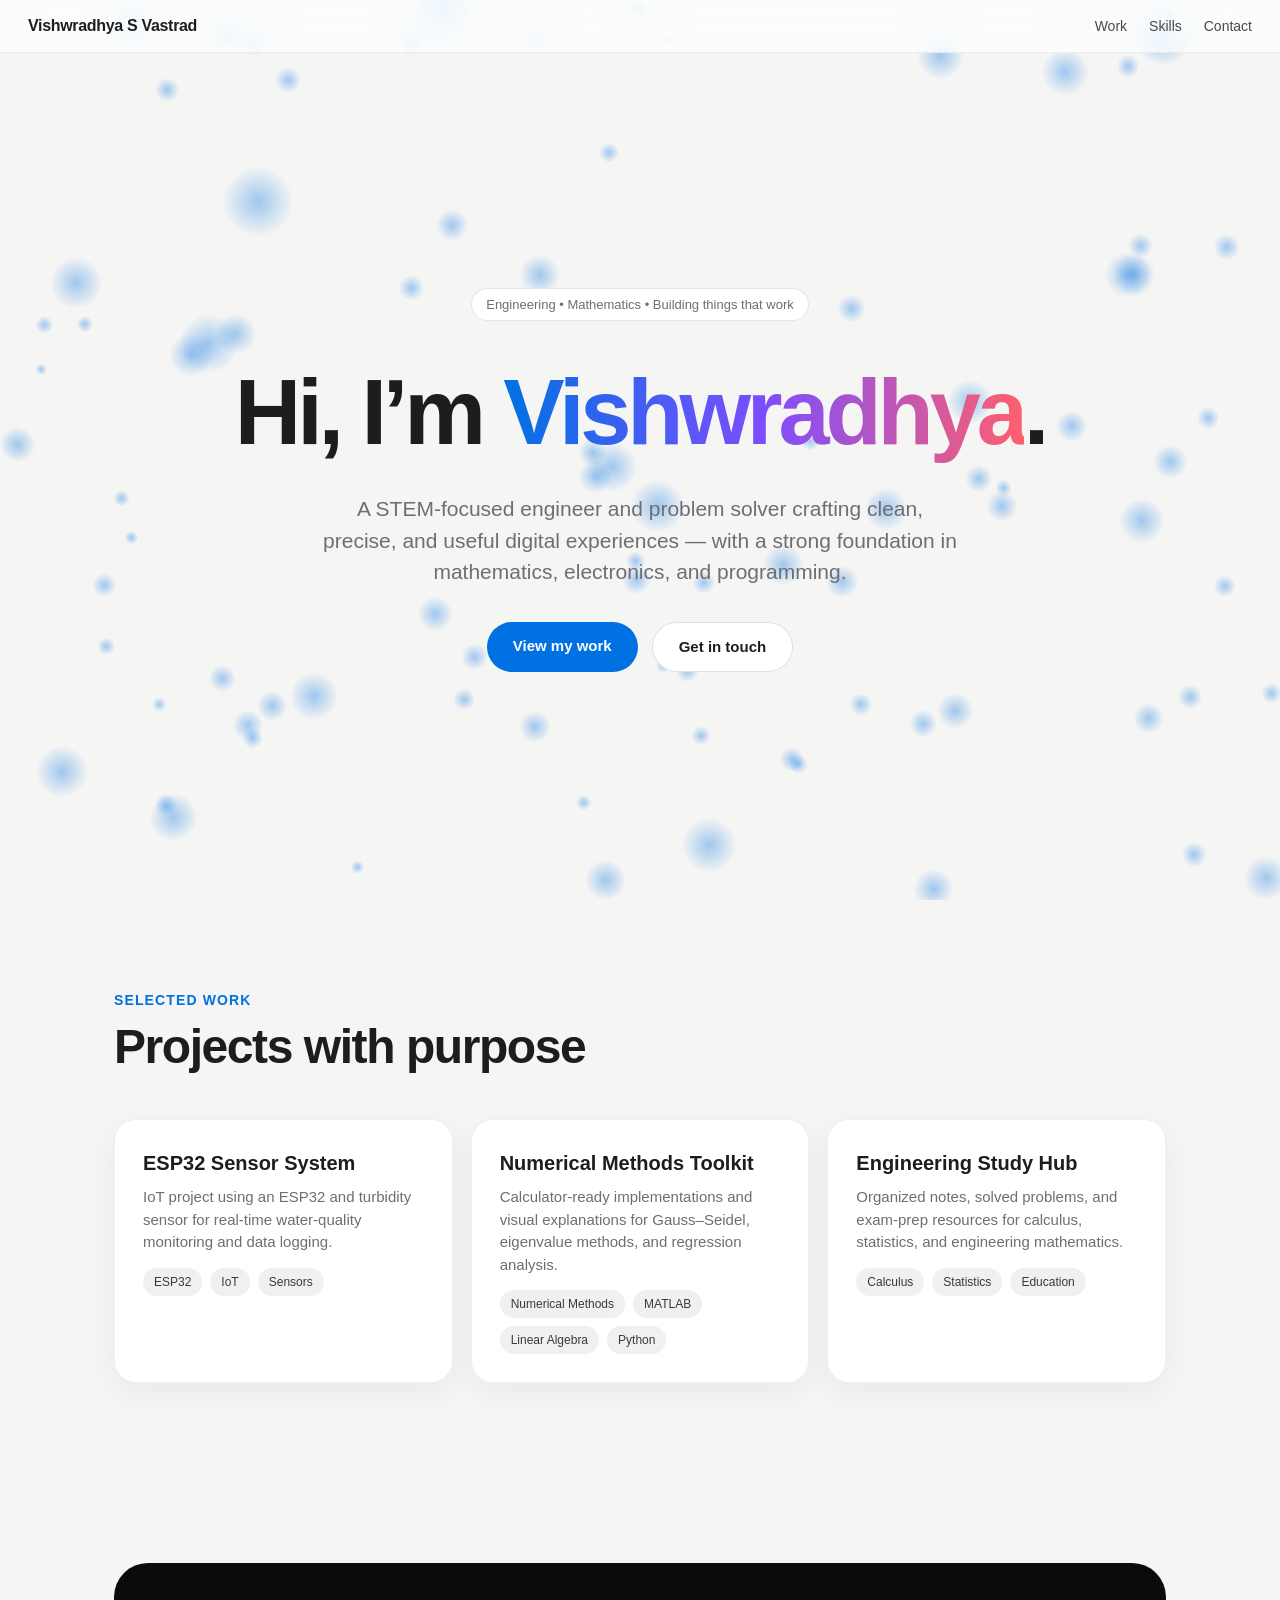
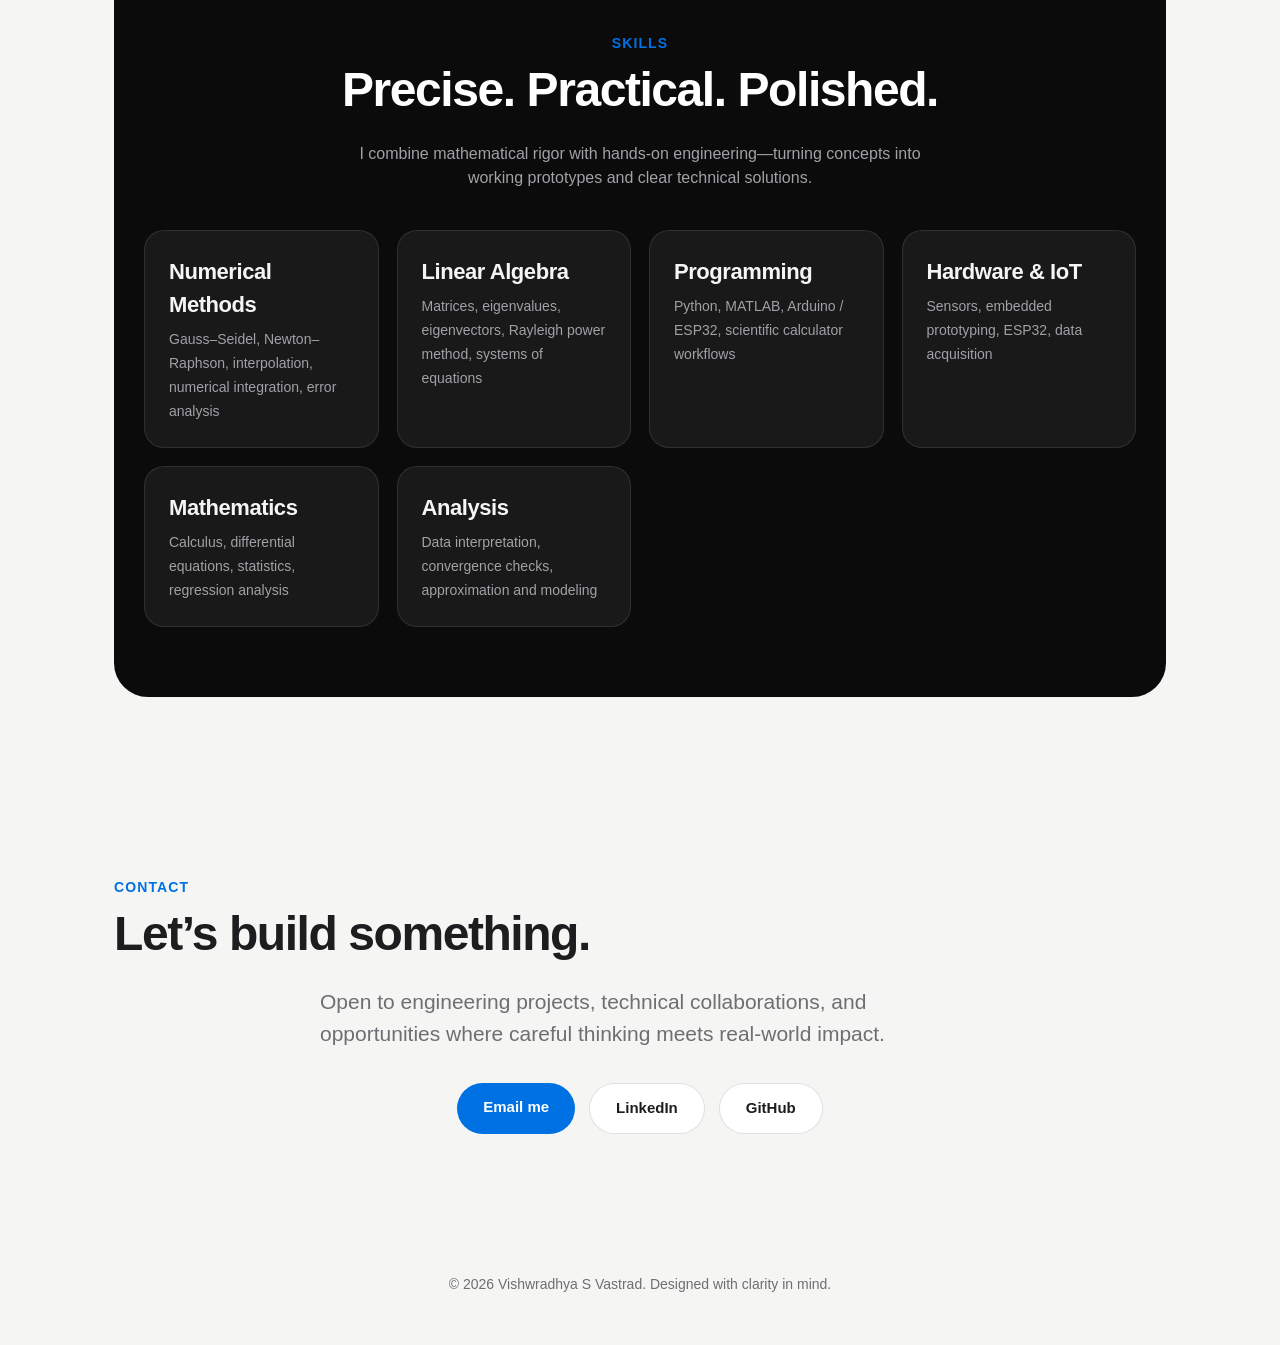
<file: vishwradhya_portfolio.html>
<!doctype html>
<html lang="en">
<head>
<meta charset="utf-8"/>
<meta name="viewport" content="width=device-width,initial-scale=1"/>
<title>Vishwradhya S Vastrad — Portfolio</title>
<style>
:root{--bg:#f5f5f4;--ink:#1d1d1f;--muted:#6e6e73;--card:#fff;--accent:#0071e3;--dark:#0b0b0c}
*{box-sizing:border-box;margin:0;padding:0}
html{scroll-behavior:smooth}
body{font-family:-apple-system,BlinkMacSystemFont,"SF Pro Display","Inter",Segoe UI,Roboto,sans-serif;background:var(--bg);color:var(--ink);line-height:1.5}
nav{position:fixed;top:0;left:0;right:0;z-index:50;display:flex;justify-content:space-between;align-items:center;padding:14px 28px;background:rgba(255,255,255,.72);backdrop-filter:saturate(180%) blur(20px);border-bottom:1px solid rgba(0,0,0,.06)}
nav a{color:var(--ink);text-decoration:none;font-size:14px;margin-left:22px;opacity:.8}
nav a:hover{opacity:1}
.logo{font-weight:650;letter-spacing:-.02em}
.hero{min-height:100vh;display:grid;place-items:center;text-align:center;padding:120px 24px 60px;position:relative;overflow:hidden}
.badge{display:inline-block;font-size:13px;color:var(--muted);border:1px solid rgba(0,0,0,.1);padding:6px 14px;border-radius:999px;background:#fff}
h1{font-size:clamp(42px,8vw,92px);font-weight:700;letter-spacing:-.045em;margin:22px 0 12px}
.grad{background:linear-gradient(90deg,#0071e3,#7d4dff,#ff5f6d);-webkit-background-clip:text;background-clip:text;color:transparent}
.sub{max-width:640px;margin:0 auto;color:var(--muted);font-size:clamp(16px,2.2vw,21px)}
.cta{margin-top:34px;display:flex;gap:14px;justify-content:center;flex-wrap:wrap}
.btn{padding:13px 26px;border-radius:999px;text-decoration:none;font-size:15px;font-weight:600}
.btn.primary{background:var(--accent);color:#fff}
.btn.ghost{background:#fff;color:var(--ink);border:1px solid rgba(0,0,0,.12)}
#scene{position:absolute;inset:0;z-index:-1}
section{max-width:1100px;margin:0 auto;padding:90px 24px}
h2{font-size:clamp(30px,4.5vw,48px);letter-spacing:-.03em;margin-bottom:16px}
.eyebrow{color:var(--accent);font-weight:600;font-size:14px;text-transform:uppercase;letter-spacing:.08em}
.grid{display:grid;grid-template-columns:repeat(auto-fit,minmax(260px,1fr));gap:18px;margin-top:36px}
.card{background:var(--card);border-radius:22px;padding:28px;border:1px solid rgba(0,0,0,.06);box-shadow:0 10px 30px rgba(0,0,0,.05);transition:transform .35s cubic-bezier(.2,.8,.2,1),box-shadow .35s}
.card:hover{box-shadow:0 20px 50px rgba(0,0,0,.10)}
.card h3{font-size:20px;margin-bottom:8px}
.card p{color:var(--muted);font-size:15px}
.tags{margin-top:14px;display:flex;gap:8px;flex-wrap:wrap}
.tag{font-size:12px;background:#f0f0f2;border-radius:999px;padding:5px 11px;color:#3a3a3c}
.dark{background:var(--dark);color:#f5f5f7;border-radius:34px;padding:70px 30px;text-align:center}
.dark h2{color:#fff}
.dark p{color:#a1a1a6;max-width:620px;margin:0 auto}
.stats{display:grid;grid-template-columns:repeat(auto-fit,minmax(220px,1fr));gap:18px;margin-top:40px;text-align:left}
.stat{background:rgba(255,255,255,.06);border:1px solid rgba(255,255,255,.1);border-radius:20px;padding:24px}
.stat b{display:block;font-size:22px;letter-spacing:-.02em;margin-bottom:6px}
.stat span{color:#a1a1a6;font-size:14px}
footer{text-align:center;color:var(--muted);padding:50px 20px;font-size:14px}
</style>
</head>
<body>
<nav>
  <div class="logo">Vishwradhya S Vastrad</div>
  <div><a href="#work">Work</a><a href="#skills">Skills</a><a href="#contact">Contact</a></div>
</nav>

<header class="hero">
  <canvas id="scene"></canvas>
  <div>
    <span class="badge">Engineering • Mathematics • Building things that work</span>
    <h1>Hi, I’m <span class="grad">Vishwradhya</span>.</h1>
    <p class="sub">A STEM-focused engineer and problem solver crafting clean, precise, and useful digital experiences — with a strong foundation in mathematics, electronics, and programming.</p>
    <div class="cta">
      <a class="btn primary" href="#work">View my work</a>
      <a class="btn ghost" href="#contact">Get in touch</a>
    </div>
  </div>
</header>

<section id="work">
  <div class="eyebrow">Selected work</div>
  <h2>Projects with purpose</h2>
  <div class="grid">
    <div class="card"><h3>ESP32 Sensor System</h3><p>IoT project using an ESP32 and turbidity sensor for real-time water-quality monitoring and data logging.</p><div class="tags"><span class="tag">ESP32</span><span class="tag">IoT</span><span class="tag">Sensors</span></div></div>
    <div class="card"><h3>Numerical Methods Toolkit</h3><p>Calculator-ready implementations and visual explanations for Gauss–Seidel, eigenvalue methods, and regression analysis.</p><div class="tags"><span class="tag">Numerical Methods</span><span class="tag">MATLAB</span><span class="tag">Linear Algebra</span><span class="tag">Python</span></div></div>
    <div class="card"><h3>Engineering Study Hub</h3><p>Organized notes, solved problems, and exam-prep resources for calculus, statistics, and engineering mathematics.</p><div class="tags"><span class="tag">Calculus</span><span class="tag">Statistics</span><span class="tag">Education</span></div></div>
  </div>
</section>

<section id="skills">
  <div class="dark">
    <div class="eyebrow">Skills</div>
    <h2>Precise. Practical. Polished.</h2>
    <p>I combine mathematical rigor with hands-on engineering—turning concepts into working prototypes and clear technical solutions.</p>
    <div class="stats">
      <div class="stat"><b>Numerical Methods</b><span>Gauss–Seidel, Newton–Raphson, interpolation, numerical integration, error analysis</span></div>
      <div class="stat"><b>Linear Algebra</b><span>Matrices, eigenvalues, eigenvectors, Rayleigh power method, systems of equations</span></div>
      <div class="stat"><b>Programming</b><span>Python, MATLAB, Arduino / ESP32, scientific calculator workflows</span></div>
      <div class="stat"><b>Hardware & IoT</b><span>Sensors, embedded prototyping, ESP32, data acquisition</span></div>
      <div class="stat"><b>Mathematics</b><span>Calculus, differential equations, statistics, regression analysis</span></div>
      <div class="stat"><b>Analysis</b><span>Data interpretation, convergence checks, approximation and modeling</span></div>
    </div>
  </div>
</section>

<section id="contact">
  <div class="eyebrow">Contact</div>
  <h2>Let’s build something.</h2>
  <p class="sub">Open to engineering projects, technical collaborations, and opportunities where careful thinking meets real-world impact.</p>
  <div class="cta">
    <a class="btn primary" href="mailto:your.email@example.com">Email me</a>
    <a class="btn ghost" href="#">LinkedIn</a>
    <a class="btn ghost" href="#">GitHub</a>
  </div>
</section>

<footer>© 2026 Vishwradhya S Vastrad. Designed with clarity in mind.</footer>

<script>
const c=document.getElementById('scene'),x=c.getContext('2d');
let w,h,pts=[];
function resize(){w=c.width=innerWidth;h=c.height=innerHeight;pts=[];for(let i=0;i<90;i++)pts.push({x:Math.random()*w,y:Math.random()*h,z:Math.random(),r:Math.random()*2+1,v:Math.random()*.4+.15})}
addEventListener('resize',resize);resize();
function draw(){x.clearRect(0,0,w,h);
 for(const p of pts){p.y-=p.v;if(p.y<-10){p.y=h+10;p.x=Math.random()*w}
  const s=.5+p.z,g=x.createRadialGradient(p.x,p.y,0,p.x,p.y,p.r*8*s);
  g.addColorStop(0,'rgba(0,113,227,.35)');g.addColorStop(1,'rgba(0,113,227,0)');
  x.fillStyle=g;x.beginPath();x.arc(p.x,p.y,p.r*8*s,0,7);x.fill()}
 requestAnimationFrame(draw)}
draw();
document.querySelectorAll('.card').forEach(card=>{card.addEventListener('mousemove',e=>{const r=card.getBoundingClientRect(),rx=(e.clientY-r.top)/r.height-.5,ry=(e.clientX-r.left)/r.width-.5;card.style.transform=`perspective(700px) rotateX(${-rx*7}deg) rotateY(${ry*7}deg) translateY(-6px)`});card.addEventListener('mouseleave',()=>card.style.transform='')});
</script>
</body>
</html>
</file>
